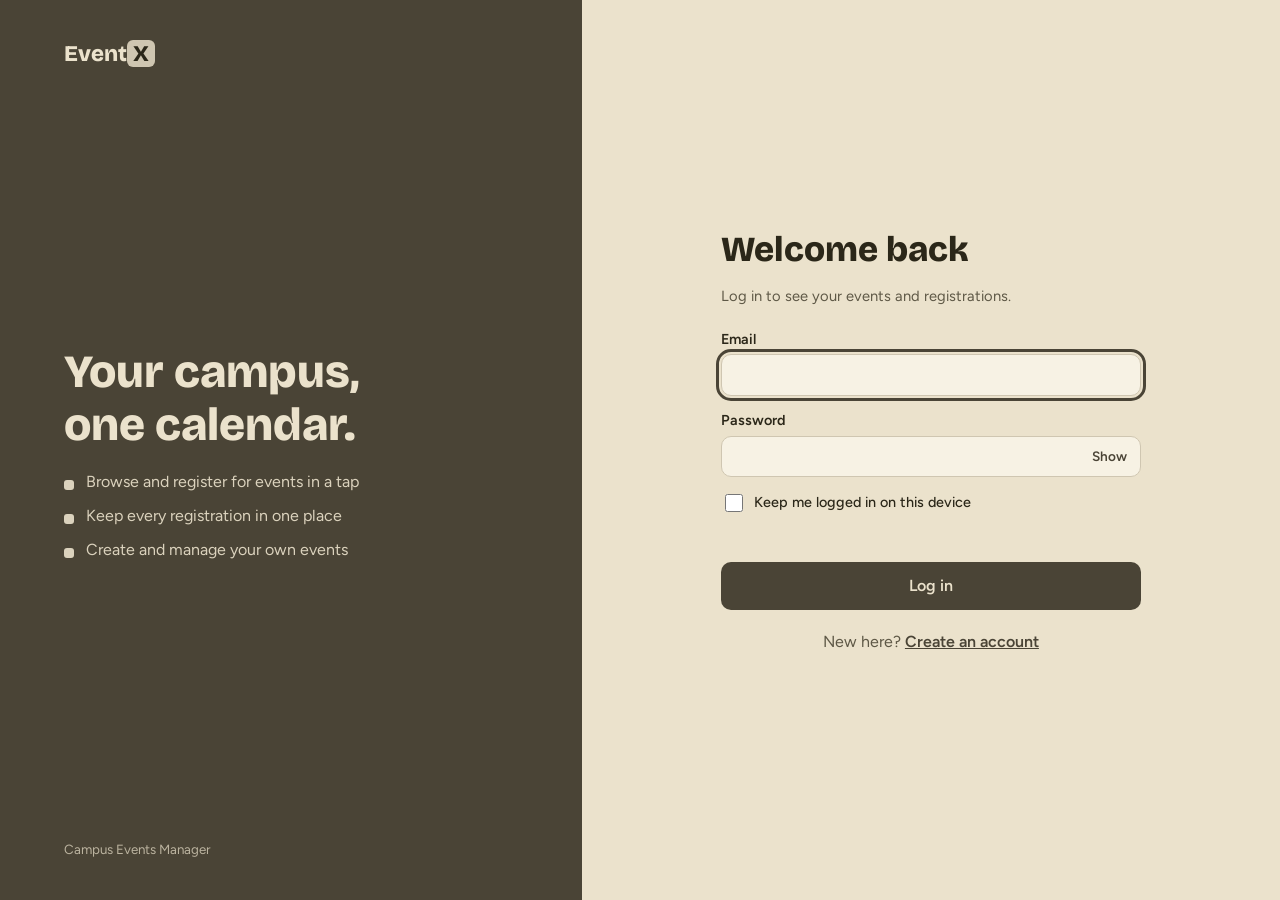
<file: index.html>
<!DOCTYPE html>
<html lang="en">
<head>
<meta charset="utf-8">
<meta name="viewport" content="width=device-width, initial-scale=1, viewport-fit=cover">
<title>Campus Events Manager</title>
<link href="https://fonts.googleapis.com/css2?family=Bricolage+Grotesque:wght@500;700;800&family=Figtree:wght@400;500;600&display=swap" rel="stylesheet">
<link rel="stylesheet" href="style.css">
</head>
<body>
<div class="app">
  <aside>
    <div class="logo">Event<span>X</span></div>
    <nav id="nav" aria-label="Main">
      <button data-v="dash">Overview</button>
      <button data-v="events">All events</button>
      <button data-v="mine">My registrations</button>
      <button data-v="manage">Manage events</button>
    </nav>
    <div class="spacer"></div>
    <div class="userbox"><div><b id="uname"></b><small id="uemail"></small></div><button type="button" id="logout">Log out</button></div>
  </aside>
  <main id="view"></main>
</div>

<dialog id="dlg">
  <h2 id="dlgTitle">Create event</h2>
  <form id="form">
    <label>Event name<input name="title" required maxlength="70"></label>
    <div class="two">
      <label>Category<select name="cat"><option value="tech">Tech</option><option value="cult">Cultural</option><option value="sport">Sports</option><option value="work">Workshop</option></select></label>
      <label>Seats<input name="cap" type="number" min="1" max="2000" value="100" required></label>
    </div>
    <div class="two">
      <label>Date<input name="date" type="date" required></label>
      <label>Start time<input name="time" type="time" value="10:00" required></label>
    </div>
    <label>Venue<input name="venue" required maxlength="60"></label>
    <label>Description<textarea name="desc" rows="3" maxlength="240"></textarea></label>
    <div class="actions">
      <button type="button" class="btn alt" id="cancel">Cancel</button>
      <button class="btn" type="submit">Save event</button>
    </div>
  </form>
</dialog>
<div id="toast" role="status" aria-live="polite"></div>

<script src="auth.js"></script>
<script src="script.js"></script>
</body>
</html>
</file>
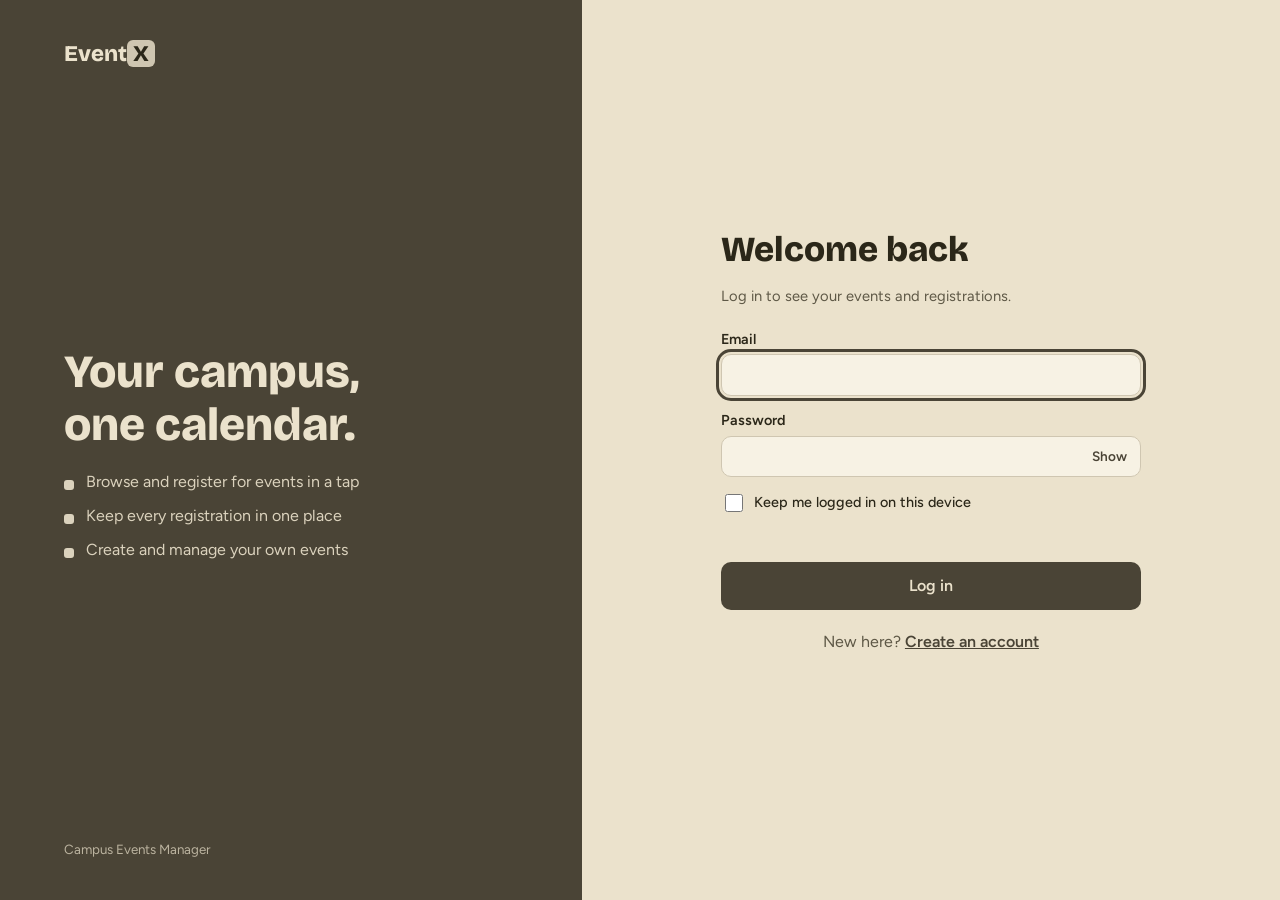
<file: login.html>
<!DOCTYPE html>
<html lang="en">
<head>
<meta charset="utf-8">
<meta name="viewport" content="width=device-width, initial-scale=1, viewport-fit=cover">
<title>Log in · EventX</title>
<link href="https://fonts.googleapis.com/css2?family=Bricolage+Grotesque:wght@500;700;800\&family=Figtree:wght@400;500;600\&display=swap" rel="stylesheet">
<link rel="stylesheet" href="style.css">
</head>
<body class="auth">
<div class="auth-side">
  <div class="logo">Event<span>X</span></div>
  <div class="pitch">
    <h2>Your campus, one calendar.</h2>
    <ul>
      <li>Browse and register for events in a tap</li>
      <li>Keep every registration in one place</li>
      <li>Create and manage your own events</li>
    </ul>
  </div>
  <small>Campus Events Manager</small>
</div>
<div class="auth-main">
  <div class="auth-card">
    <h1>Welcome back</h1>
    <p class="meta">Log in to see your events and registrations.</p>
    <form id="loginForm">
      <label>Email<input name="email" type="email" autocomplete="email" required autofocus></label>
      <label>Password
        <span class="pw"><input name="password" type="password" autocomplete="current-password" required><button type="button" data-peek aria-pressed="false" aria-label="Show password">Show</button></span>
      </label>
      <label class="check"><input name="remember" type="checkbox"> Keep me logged in on this device</label>
      <p id="err" class="err" role="alert"></p>
      <button class="btn" type="submit">Log in</button>
    </form>
    <p class="switch">New here? <a href="register.html">Create an account</a></p>
  </div>
</div>
<script src="auth.js"></script>
</body>
</html>
</file>
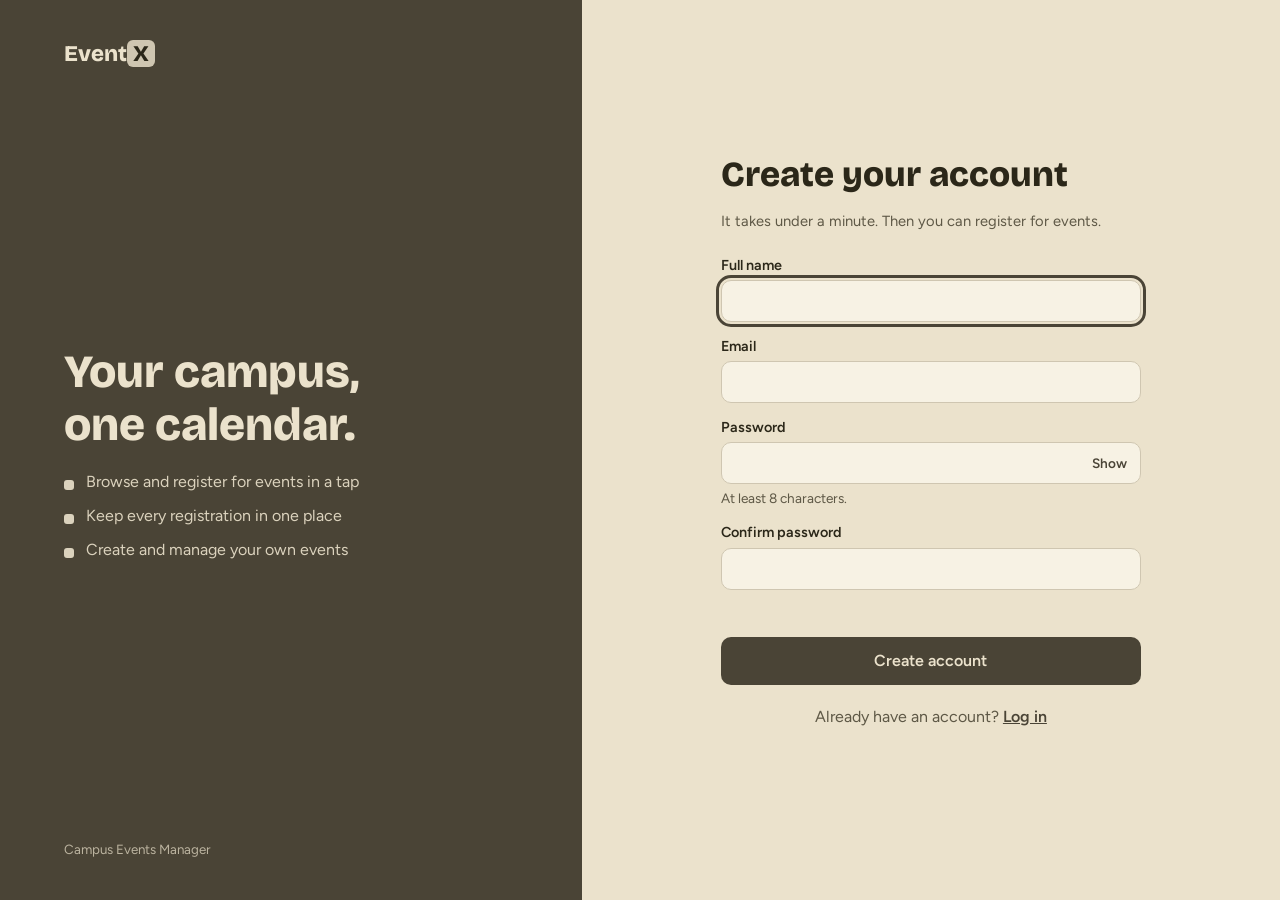
<file: register.html>
<!DOCTYPE html>
<html lang="en">
<head>
<meta charset="utf-8">
<meta name="viewport" content="width=device-width, initial-scale=1, viewport-fit=cover">
<title>Create account · EventX</title>
<link href="https://fonts.googleapis.com/css2?family=Bricolage+Grotesque:wght@500;700;800\&family=Figtree:wght@400;500;600\&display=swap" rel="stylesheet">
<link rel="stylesheet" href="style.css">
</head>
<body class="auth">
<div class="auth-side">
  <div class="logo">Event<span>X</span></div>
  <div class="pitch">
    <h2>Your campus, one calendar.</h2>
    <ul>
      <li>Browse and register for events in a tap</li>
      <li>Keep every registration in one place</li>
      <li>Create and manage your own events</li>
    </ul>
  </div>
  <small>Campus Events Manager</small>
</div>
<div class="auth-main">
  <div class="auth-card">
    <h1>Create your account</h1>
    <p class="meta">It takes under a minute. Then you can register for events.</p>
    <form id="regForm">
      <label>Full name<input name="name" type="text" autocomplete="name" required maxlength="60" autofocus></label>
      <label>Email<input name="email" type="email" autocomplete="email" required></label>
      <label>Password
        <span class="pw"><input name="password" type="password" autocomplete="new-password" required minlength="8"><button type="button" data-peek aria-pressed="false" aria-label="Show password">Show</button></span>
        <span class="hint">At least 8 characters.</span>
      </label>
      <label>Confirm password<input name="confirm" type="password" autocomplete="new-password" required></label>
      <p id="err" class="err" role="alert"></p>
      <button class="btn" type="submit">Create account</button>
    </form>
    <p class="switch">Already have an account? <a href="login.html">Log in</a></p>
  </div>
</div>
<script src="auth.js"></script>
</body>
</html>
</file>
<file: style.css>
:root{--bg:#ebe2cc;--surface:#f7f2e4;--ink:#2b2719;--muted:#5e5846;--line:#cfc6b1;--brand:#4a4436;--brand-ink:#ebe2cc;--accent:#cfc6b1;--ok:#3f6b2a;--bad:#9c2b1f;
--c-tech:#3d6b4f;--c-cult:#a4521f;--c-sport:#2f6a80;--c-work:#7a4f78;
box-sizing:border-box;padding-top:env(safe-area-inset-top,0px);padding-bottom:env(safe-area-inset-bottom,0px);color-scheme:light}
@media(prefers-color-scheme:dark){:root:not([data-theme="light"]){--bg:#1f1c14;--surface:#2b271c;--ink:#ebe2cc;--muted:#b7b09e;--line:#4a4436;--brand:#b7b09e;--brand-ink:#1f1c14;--accent:#ebe2cc;--ok:#8fd47a;--bad:#ff9b8a;--c-tech:#7fc79a;--c-cult:#f0a35a;--c-sport:#6fc0dc;--c-work:#d1a6e6;color-scheme:dark}}
:root[data-theme="dark"]{--bg:#1f1c14;--surface:#2b271c;--ink:#ebe2cc;--muted:#b7b09e;--line:#4a4436;--brand:#b7b09e;--brand-ink:#1f1c14;--accent:#ebe2cc;--ok:#8fd47a;--bad:#ff9b8a;--c-tech:#7fc79a;--c-cult:#f0a35a;--c-sport:#6fc0dc;--c-work:#d1a6e6;color-scheme:dark}
*,*::before,*::after{box-sizing:border-box}
html{scroll-padding-top:env(safe-area-inset-top,0px)}
body{margin:0;background:var(--bg);color:var(--ink);font:16px/1.5 Figtree,system-ui,sans-serif}
h1,h2,h3{font-family:'Bricolage Grotesque',Figtree,sans-serif;margin:0;line-height:1.15}
button,input,select,textarea{font:inherit;color:inherit}
:focus-visible{outline:3px solid var(--brand);outline-offset:2px}
aside :focus-visible,.auth-side :focus-visible{outline-color:var(--brand-ink)}
.app{display:grid;grid-template-columns:230px 1fr;min-height:100vh}
aside{background:var(--brand);color:var(--brand-ink);padding:24px 16px;position:sticky;top:0;height:100vh;display:flex;flex-direction:column;gap:6px}
.logo{font:800 1.4rem 'Bricolage Grotesque',sans-serif;margin-bottom:18px;padding:0 10px}
.logo span{background:var(--accent);color:#2b2719;padding:0 6px;border-radius:6px}
nav button{display:block;width:100%;text-align:left;background:none;border:0;color:inherit;padding:10px 12px;border-radius:10px;cursor:pointer;opacity:.8}
nav button[aria-current="true"]{background:color-mix(in srgb,currentColor 18%,transparent);opacity:1;font-weight:600}
nav button:hover{opacity:1}
.spacer{flex:1}
main{padding:28px clamp(16px,4vw,44px) 60px;max-width:1100px;width:100%}
.top{display:flex;justify-content:space-between;align-items:center;gap:12px;flex-wrap:wrap;margin-bottom:22px}
h1{font-size:clamp(1.7rem,4vw,2.4rem);font-weight:800}
.btn{background:var(--brand);color:var(--brand-ink);border:0;border-radius:10px;padding:10px 16px;font-weight:600;cursor:pointer}
.btn.alt{background:transparent;color:var(--ink);border:1px solid var(--line)}
.btn.warn{background:transparent;color:var(--bad);border:1px solid var(--line)}
.btn.small{padding:6px 12px;font-size:.9rem}
.btn[disabled]{opacity:.5;cursor:not-allowed}
.stats{display:grid;grid-template-columns:repeat(auto-fit,minmax(170px,1fr));gap:14px;margin-bottom:26px}
.stat{background:var(--surface);border:1px solid var(--line);border-radius:14px;padding:16px}
.stat b{display:block;font:800 2rem 'Bricolage Grotesque',sans-serif}
.stat small{color:var(--muted)}
.next{background:var(--accent);color:#2b2719;border-radius:16px;padding:22px;margin-bottom:26px;display:flex;justify-content:space-between;gap:16px;flex-wrap:wrap;align-items:center}
.next h2{font-size:1.6rem}
.next p{margin:4px 0 0}
.bars{background:var(--surface);border:1px solid var(--line);border-radius:14px;padding:18px}
.bar{display:grid;grid-template-columns:90px 1fr 36px;gap:10px;align-items:center;margin:8px 0}
.track{height:10px;background:var(--bg);border-radius:6px;overflow:hidden}
.fill{height:100%;border-radius:6px}
.filters{display:flex;gap:10px;flex-wrap:wrap;margin-bottom:18px}
.filters input,.filters select,form input,form select,form textarea{background:var(--surface);border:1px solid var(--line);border-radius:10px;padding:9px 12px;width:100%}
.filters input{flex:1;min-width:180px;width:auto}.filters select{width:auto}
.grid{display:grid;grid-template-columns:repeat(auto-fill,minmax(290px,1fr));gap:16px}
.card{background:var(--surface);border:1px solid var(--line);border-radius:14px;padding:16px;display:flex;flex-direction:column;gap:8px}
.card h3{font-size:1.2rem}
.tag{font-size:.8rem;font-weight:600;color:var(--cat)}
.meta{color:var(--muted);font-size:.92rem}
.card p{margin:0;font-size:.95rem}
.seats{height:6px;background:var(--bg);border-radius:4px;overflow:hidden}
.seats i{display:block;height:100%;background:var(--cat)}
.row{display:flex;gap:8px;margin-top:auto;padding-top:6px;flex-wrap:wrap;align-items:center}
.row .meta{margin-right:auto}
.table{background:var(--surface);border:1px solid var(--line);border-radius:14px;overflow-x:auto}
table{border-collapse:collapse;width:100%;min-width:520px}
th,td{text-align:left;padding:12px 14px;border-bottom:1px solid var(--line)}
th{color:var(--muted);font-weight:500;font-size:.9rem}
tr:last-child td{border-bottom:0}
.empty{background:var(--surface);border:1px dashed var(--line);border-radius:14px;padding:34px;text-align:center;color:var(--muted)}
dialog{border:1px solid var(--line);border-radius:16px;background:var(--surface);color:var(--ink);padding:24px;width:min(520px,92vw)}
dialog::backdrop{background:rgba(20,16,8,.6)}
form{display:grid;gap:12px;margin-top:14px}
label{display:grid;gap:4px;font-size:.9rem;font-weight:600}
.two{display:grid;grid-template-columns:1fr 1fr;gap:12px}
.actions{display:flex;justify-content:flex-end;gap:8px;margin-top:6px}
#toast{position:fixed;left:50%;bottom:calc(24px + env(safe-area-inset-bottom,0px));transform:translateX(-50%);background:var(--ink);color:var(--bg);padding:10px 18px;border-radius:10px;opacity:0;pointer-events:none;transition:opacity .2s;z-index:50}
#toast.show{opacity:1}
@media(max-width:760px){
.app{grid-template-columns:1fr}
aside{position:sticky;top:0;height:auto;flex-direction:row;align-items:center;padding:10px 12px;overflow-x:auto;z-index:10;padding-top:calc(10px + env(safe-area-inset-top,0px))}
.logo{margin:0 8px 0 0;white-space:nowrap;font-size:1.1rem}
nav{display:flex;gap:4px}nav button{white-space:nowrap;padding:8px 10px}
.spacer{display:none}
.two{grid-template-columns:1fr}
}
@media(prefers-reduced-motion:reduce){*{transition:none!important}}

/* ---------- auth pages ---------- */
.auth{display:grid;grid-template-columns:minmax(0,5fr) minmax(0,6fr);min-height:100vh}
.auth-side{background:var(--brand);color:var(--brand-ink);padding:40px clamp(24px,5vw,64px);display:flex;flex-direction:column;justify-content:space-between;gap:32px}
.auth-side .logo{padding:0;margin:0}
.pitch h2{font-size:clamp(1.9rem,3.6vw,3rem);font-weight:800;max-width:13ch;margin-bottom:20px}
.pitch ul{list-style:none;margin:0;padding:0;display:grid;gap:10px;opacity:.9}
.pitch li{padding-left:22px;position:relative}
.pitch li::before{content:"";position:absolute;left:0;top:.6em;width:10px;height:10px;border-radius:3px;background:var(--brand-ink)}
.auth-side small{opacity:.7}
.auth-main{display:grid;place-items:center;padding:32px 20px}
.auth-card{width:min(420px,100%)}
.auth-card h1{font-size:clamp(1.8rem,4vw,2.2rem);margin-bottom:6px}
.auth-card form{margin-top:22px;gap:14px}
.auth-card .btn{padding:12px 16px;width:100%}
.auth-card .btn[disabled]{cursor:wait}
.pw{position:relative;display:block}
.pw input{padding-right:64px}
.pw button{position:absolute;right:6px;top:50%;transform:translateY(-50%);background:none;border:0;color:var(--brand);font-weight:600;font-size:.85rem;padding:6px 8px;border-radius:8px;cursor:pointer}
.hint{font-weight:400;color:var(--muted);font-size:.85rem}
label.check{display:flex;align-items:center;gap:8px;font-weight:500}
form input[type=checkbox]{width:18px;height:18px;padding:0;accent-color:var(--brand)}
.err{margin:0;min-height:1.3em;color:var(--bad);font-size:.92rem;font-weight:500}
.switch{margin-top:20px;color:var(--muted);text-align:center}
.auth-card a,.switch a{color:var(--brand);font-weight:600}

/* signed-in user in the sidebar */
.userbox{display:grid;gap:8px;padding:12px 10px 0;border-top:1px solid color-mix(in srgb,currentColor 25%,transparent)}
.userbox b{display:block;font-weight:600;overflow:hidden;text-overflow:ellipsis;white-space:nowrap}
.userbox small{opacity:.75;display:block;overflow:hidden;text-overflow:ellipsis;white-space:nowrap}
.userbox button{background:color-mix(in srgb,currentColor 14%,transparent);border:0;color:inherit;border-radius:10px;padding:8px 12px;cursor:pointer;font-weight:600}
.userbox button:hover{background:color-mix(in srgb,currentColor 24%,transparent)}

@media(max-width:760px){
.auth{grid-template-columns:1fr;grid-template-rows:auto 1fr}
.auth-side{padding:16px 20px;padding-top:calc(16px + env(safe-area-inset-top,0px))}
.auth-side .pitch,.auth-side small{display:none}
.userbox{border:0;padding:0;margin-left:auto;display:flex;align-items:center}
.userbox div{display:none}
.userbox button{white-space:nowrap;padding:8px 10px}
}
</file>
